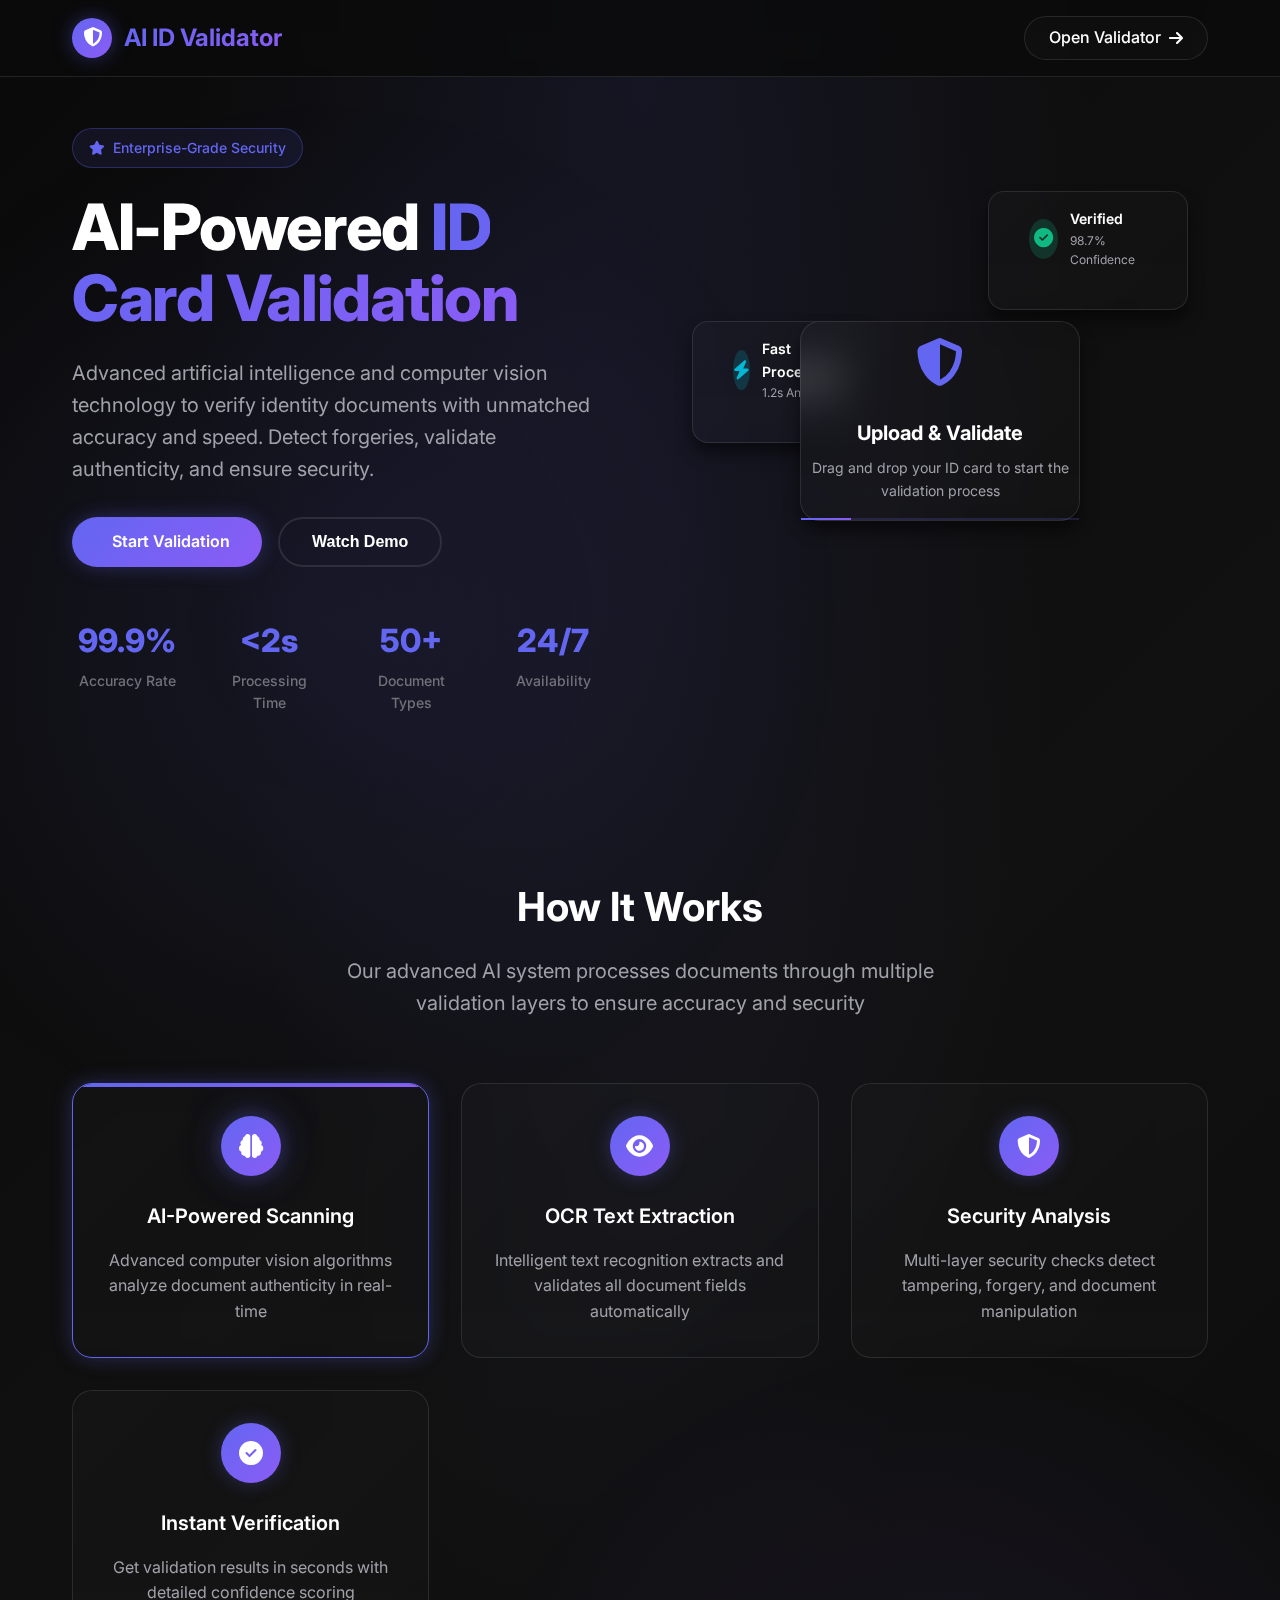
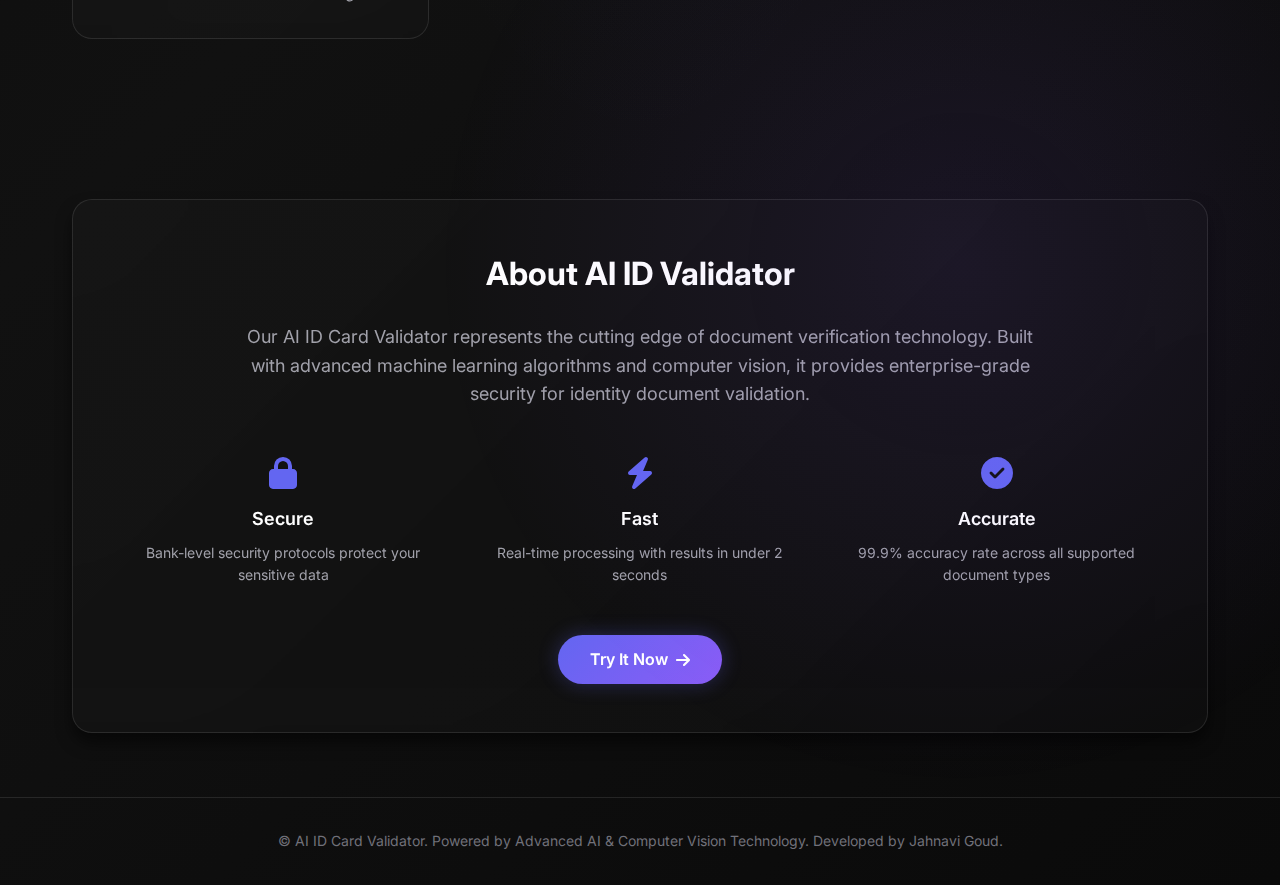
<file: static/index.html>
<!DOCTYPE html>
<html lang="en">
<head>
    <meta charset="UTF-8">
    <meta name="viewport" content="width=device-width, initial-scale=1.0">
    <title>AI ID Card Validator - Advanced Document Verification</title>
    <meta name="description" content="AI-powered identity document verification with advanced computer vision and OCR technology">
    <link rel="stylesheet" href="/static/styles.css">
    <link href="https://cdnjs.cloudflare.com/ajax/libs/font-awesome/6.4.0/css/all.min.css" rel="stylesheet">
    <link href="https://fonts.googleapis.com/css2?family=Inter:wght@300;400;500;600;700&display=swap" rel="stylesheet">
</head>
<body>
    <div class="hero-gradient min-h-screen">
        <!-- Navigation -->
        <nav class="navbar">
            <div class="nav-container">
                <div class="nav-brand">
                    <div class="brand-icon">
                        <i class="fas fa-shield-alt animate-pulse-glow"></i>
                    </div>
                    <h1>AI ID Validator</h1>
                </div>
                <a href="/static/validator.html" class="nav-btn">
                    Open Validator <i class="fas fa-arrow-right"></i>
                </a>
            </div>
        </nav>

        <!-- Hero Section -->
        <section class="hero-section">
            <div class="hero-container">
                <div class="hero-grid">
                    <div class="hero-content animate-slide-in-up">
                        <div class="hero-badge">
                            <i class="fas fa-star"></i>
                            <span>Enterprise-Grade Security</span>
                        </div>
                        
                        <h2 class="hero-title">
                            AI-Powered
                            <span class="text-gradient">ID Card Validation</span>
                        </h2>
                        
                        <p class="hero-description">
                            Advanced artificial intelligence and computer vision technology to verify identity documents with 
                            unmatched accuracy and speed. Detect forgeries, validate authenticity, and ensure security.
                        </p>
                        
                        <div class="hero-buttons">
                            <a href="/static/validator.html" class="btn btn-primary">
                                <i class="fas fa-scan"></i>
                                Start Validation
                            </a>
                            <button class="btn btn-outline">
                                Watch Demo
                            </button>
                        </div>

                        <!-- Stats -->
                        <div class="stats-grid">
                            <div class="stat-item">
                                <div class="stat-value">99.9%</div>
                                <div class="stat-label">Accuracy Rate</div>
                            </div>
                            <div class="stat-item">
                                <div class="stat-value">&lt;2s</div>
                                <div class="stat-label">Processing Time</div>
                            </div>
                            <div class="stat-item">
                                <div class="stat-value">50+</div>
                                <div class="stat-label">Document Types</div>
                            </div>
                            <div class="stat-item">
                                <div class="stat-value">24/7</div>
                                <div class="stat-label">Availability</div>
                            </div>
                        </div>
                    </div>

                    <div class="hero-visual animate-slide-in-right">
                        <div class="floating-cards">
                            <!-- Floating Card 1 -->
                            <div class="floating-card card-1 animate-float">
                                <div class="card-content">
                                    <div class="card-icon success">
                                        <i class="fas fa-check-circle"></i>
                                    </div>
                                    <div class="card-info">
                                        <div class="card-title">Verified</div>
                                        <div class="card-subtitle">98.7% Confidence</div>
                                    </div>
                                </div>
                            </div>

                            <!-- Floating Card 2 -->
                            <div class="floating-card card-2 animate-float-delayed">
                                <div class="card-content">
                                    <div class="card-icon accent">
                                        <i class="fas fa-bolt"></i>
                                    </div>
                                    <div class="card-info">
                                        <div class="card-title">Fast Processing</div>
                                        <div class="card-subtitle">1.2s Analysis</div>
                                    </div>
                                </div>
                            </div>

                            <!-- Main Preview -->
                            <div class="main-preview glass-card">
                                <div class="preview-content">
                                    <div class="preview-icon animate-pulse-glow">
                                        <i class="fas fa-shield-alt"></i>
                                    </div>
                                    <h3>Upload & Validate</h3>
                                    <p>Drag and drop your ID card to start the validation process</p>
                                    <div class="scan-line">
                                        <div class="scan-animation"></div>
                                    </div>
                                </div>
                            </div>
                        </div>
                    </div>
                </div>
            </div>
        </section>

        <!-- Features Section -->
        <section class="features-section">
            <div class="container">
                <div class="section-header">
                    <h3>How It Works</h3>
                    <p>Our advanced AI system processes documents through multiple validation layers to ensure accuracy and security</p>
                </div>

                <div class="features-grid">
                    <div class="feature-card active-feature">
                        <div class="feature-icon">
                            <i class="fas fa-brain"></i>
                        </div>
                        <h4>AI-Powered Scanning</h4>
                        <p>Advanced computer vision algorithms analyze document authenticity in real-time</p>
                    </div>

                    <div class="feature-card">
                        <div class="feature-icon">
                            <i class="fas fa-eye"></i>
                        </div>
                        <h4>OCR Text Extraction</h4>
                        <p>Intelligent text recognition extracts and validates all document fields automatically</p>
                    </div>

                    <div class="feature-card">
                        <div class="feature-icon">
                            <i class="fas fa-shield-alt"></i>
                        </div>
                        <h4>Security Analysis</h4>
                        <p>Multi-layer security checks detect tampering, forgery, and document manipulation</p>
                    </div>

                    <div class="feature-card">
                        <div class="feature-icon">
                            <i class="fas fa-check-circle"></i>
                        </div>
                        <h4>Instant Verification</h4>
                        <p>Get validation results in seconds with detailed confidence scoring</p>
                    </div>
                </div>
            </div>
        </section>

        <!-- About Section -->
        <section class="about-section">
            <div class="container">
                <div class="about-card glass-card">
                    <div class="about-content">
                        <h3>About AI ID Validator</h3>
                        <p class="about-description">
                            Our AI ID Card Validator represents the cutting edge of document verification technology. 
                            Built with advanced machine learning algorithms and computer vision, it provides enterprise-grade 
                            security for identity document validation.
                        </p>
                        
                        <div class="about-grid">
                            <div class="about-item">
                                <i class="fas fa-lock"></i>
                                <h4>Secure</h4>
                                <p>Bank-level security protocols protect your sensitive data</p>
                            </div>
                            <div class="about-item">
                                <i class="fas fa-bolt"></i>
                                <h4>Fast</h4>
                                <p>Real-time processing with results in under 2 seconds</p>
                            </div>
                            <div class="about-item">
                                <i class="fas fa-check-circle"></i>
                                <h4>Accurate</h4>
                                <p>99.9% accuracy rate across all supported document types</p>
                            </div>
                        </div>

                        <div class="about-cta">
                            <a href="/static/validator.html" class="btn btn-primary">
                                Try It Now <i class="fas fa-arrow-right"></i>
                            </a>
                        </div>
                    </div>
                </div>
            </div>
        </section>

        <!-- Footer -->
        <footer class="footer">
            <div class="container">
                <p>&copy; AI ID Card Validator. Powered by Advanced AI & Computer Vision Technology. Developed by Jahnavi Goud.</p>
            </div>
        </footer>
    </div>

    <script src="script.js"></script>
</body>
</html>
</file>
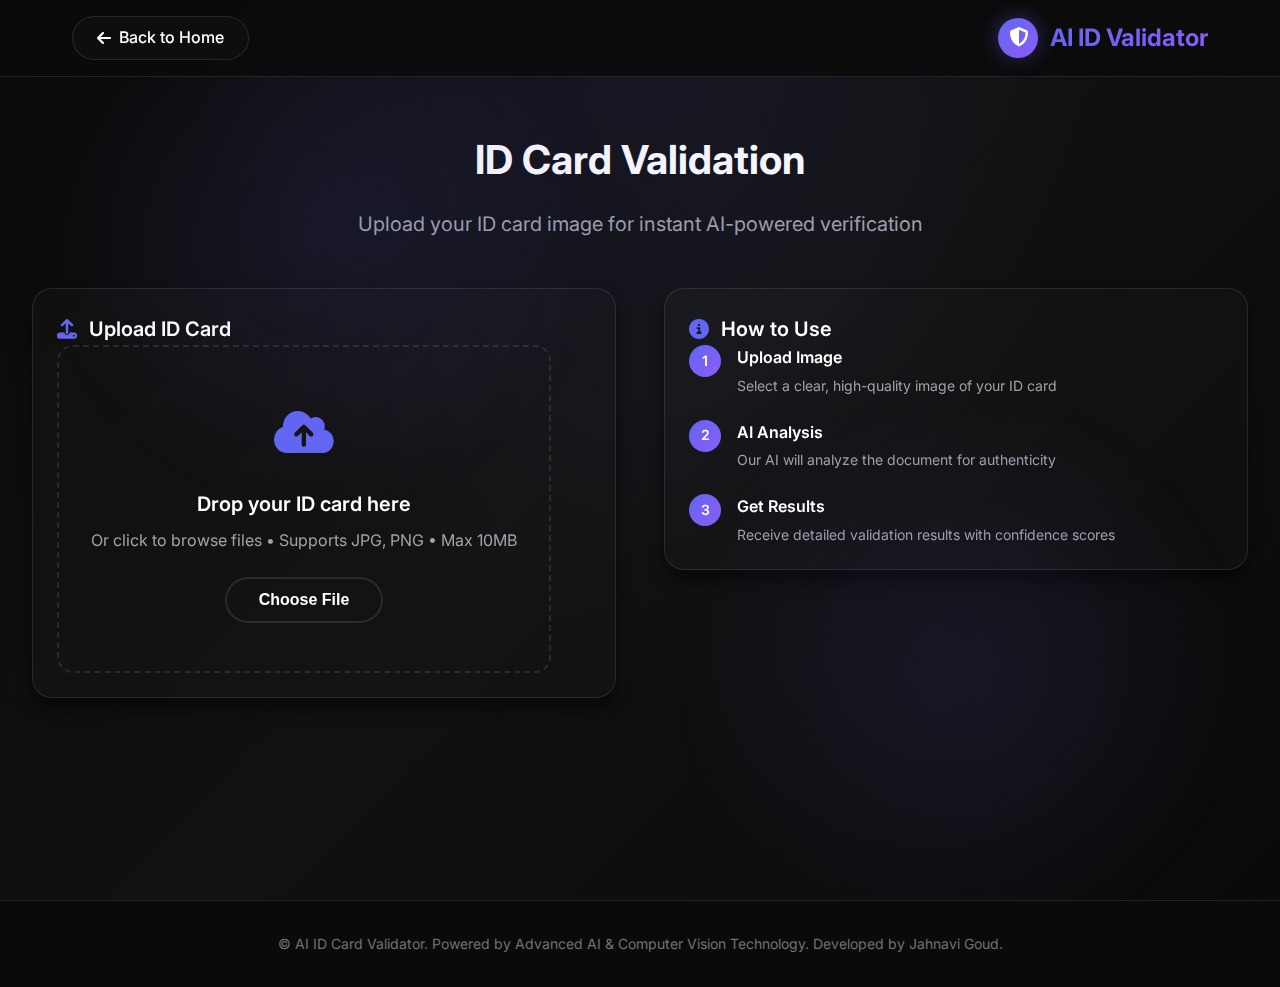
<file: static/validator.html>
<!DOCTYPE html>
<html lang="en">
<head>
    <meta charset="UTF-8">
    <meta name="viewport" content="width=device-width, initial-scale=1.0">
    <title>ID Validator - AI Document Verification</title>
    <meta name="description" content="Upload your ID card for instant AI-powered verification">
    <link rel="stylesheet" href="/static/styles.css">
    <link href="https://cdnjs.cloudflare.com/ajax/libs/font-awesome/6.4.0/css/all.min.css" rel="stylesheet">
    <link href="https://fonts.googleapis.com/css2?family=Inter:wght@300;400;500;600;700&display=swap" rel="stylesheet">
</head>
<body>
    <div class="hero-gradient min-h-screen">
        <!-- Navigation -->
        <nav class="navbar">
            <div class="nav-container">
                <a href="/static/index.html" class="nav-back">
                    <i class="fas fa-arrow-left"></i>
                    <span>Back to Home</span>
                </a>
                <div class="nav-brand">
                    <div class="brand-icon">
                        <i class="fas fa-shield-alt animate-pulse-glow"></i>
                    </div>
                    <h1>AI ID Validator</h1>
                </div>
            </div>
        </nav>

        <div class="validator-container">
            <!-- Header -->
            <div class="validator-header">
                <h2>ID Card Validation</h2>
                <p>Upload your ID card image for instant AI-powered verification</p>
            </div>

            <div class="validator-grid">
                <!-- Upload Section -->
                <div class="upload-section">
                    <!-- Upload Card -->
                    <div class="upload-card glass-card">
                        <div class="card-header">
                            <i class="fas fa-upload"></i>
                            <h3>Upload ID Card</h3>
                        </div>
                        <div class="card-content">
                            <div class="upload-area" id="uploadArea">
                                <div class="upload-content">
                                    <div class="upload-icon">
                                        <i class="fas fa-cloud-upload-alt"></i>
                                    </div>
                                    <h4>Drop your ID card here</h4>
                                    <p>Or click to browse files • Supports JPG, PNG • Max 10MB</p>
                                    <button class="btn btn-outline" onclick="document.getElementById('fileInput').click()">
                                        Choose File
                                    </button>
                                </div>
                            </div>
                            <input type="file" id="fileInput" accept="image/*" hidden>
                        </div>
                    </div>

                    <!-- Preview Card -->
                    <div class="preview-card glass-card" id="previewCard" style="display: none;">
                        <div class="card-header">
                            <h3>Image Preview</h3>
                        </div>
                        <div class="card-content">
                            <div class="image-preview">
                                <img id="previewImage" alt="ID Card Preview">
                            </div>
                            <div class="file-info">
                                <span id="fileName">filename.jpg</span>
                                <span class="file-size" id="fileSize">2.4MB</span>
                            </div>
                            <button class="btn btn-primary btn-validate" id="validateBtn">
                                <i class="fas fa-search"></i>
                                Validate ID Card
                            </button>
                        </div>
                    </div>
                </div>

                <!-- Results Section -->
                <div class="results-section">
                    <!-- Loading Card -->
                    <div class="loading-card glass-card" id="loadingCard" style="display: none;">
                        <div class="card-header">
                            <i class="fas fa-brain animate-pulse-glow"></i>
                            <h3>AI Analysis in Progress</h3>
                        </div>
                        <div class="card-content">
                            <div class="loading-steps">
                                <div class="step-item active" data-step="0">
                                    <div class="step-icon">
                                        <i class="fas fa-camera"></i>
                                    </div>
                                    <div class="step-content">
                                        <div class="step-title">Image Processing</div>
                                        <div class="step-description">Analyzing image quality</div>
                                    </div>
                                    <div class="step-status">
                                        <i class="fas fa-check-circle"></i>
                                    </div>
                                </div>

                                <div class="step-item" data-step="1">
                                    <div class="step-icon">
                                        <i class="fas fa-brain"></i>
                                    </div>
                                    <div class="step-content">
                                        <div class="step-title">AI Analysis</div>
                                        <div class="step-description">Running security checks</div>
                                    </div>
                                    <div class="step-status">
                                        <i class="fas fa-check-circle"></i>
                                    </div>
                                </div>

                                <div class="step-item" data-step="2">
                                    <div class="step-icon">
                                        <i class="fas fa-file-text"></i>
                                    </div>
                                    <div class="step-content">
                                        <div class="step-title">OCR Extraction</div>
                                        <div class="step-description">Extracting text fields</div>
                                    </div>
                                    <div class="step-status">
                                        <i class="fas fa-check-circle"></i>
                                    </div>
                                </div>

                                <div class="step-item" data-step="3">
                                    <div class="step-icon">
                                        <i class="fas fa-shield-alt"></i>
                                    </div>
                                    <div class="step-content">
                                        <div class="step-title">Validation</div>
                                        <div class="step-description">Generating results</div>
                                    </div>
                                    <div class="step-status">
                                        <i class="fas fa-check-circle"></i>
                                    </div>
                                </div>
                            </div>
                            
                            <div class="progress-section">
                                <div class="progress-info">
                                    <span>Processing</span>
                                    <span id="progressPercent">25%</span>
                                </div>
                                <div class="progress-bar">
                                    <div class="progress-fill" id="progressFill"></div>
                                </div>
                            </div>
                        </div>
                    </div>

                    <!-- Results Card -->
                    <div class="results-card glass-card" id="resultsCard" style="display: none;">
                        <div class="card-header">
                            <div class="result-status" id="resultStatus">
                                <i class="fas fa-check-circle"></i>
                            </div>
                            <div class="result-info">
                                <h3>Validation Results</h3>
                                <span class="result-badge" id="resultBadge">Genuine</span>
                            </div>
                        </div>
                        <div class="card-content">
                            <div class="result-message" id="resultMessage">
                                Document appears to be authentic
                            </div>
                            
                            <div class="result-metrics">
                                <div class="metric-item">
                                    <div class="metric-label">Confidence Score</div>
                                    <div class="metric-value" id="confidenceScore">94.0%</div>
                                    <div class="metric-bar">
                                        <div class="metric-fill" id="confidenceFill"></div>
                                    </div>
                                </div>
                                
                                <div class="metric-item">
                                    <div class="metric-label">OCR Fields</div>
                                    <div class="metric-value" id="ocrFields">4/4</div>
                                    <div class="metric-description" id="ocrConfidence">92.0% confidence</div>
                                </div>
                            </div>

                            <div class="result-summary" id="resultSummary">
                                <div class="summary-label">Analysis Summary</div>
                                <div class="summary-text" id="summaryText">
                                    All security features validated successfully
                                </div>
                            </div>

                            <div class="result-actions">
                                <button class="btn btn-outline" onclick="resetValidator()">
                                    Validate Another
                                </button>
                                <button class="btn btn-primary">
                                    <i class="fas fa-download"></i>
                                    Export Report
                                </button>
                            </div>
                        </div>
                    </div>

                    <!-- Instructions Card -->
                    <div class="instructions-card glass-card" id="instructionsCard">
                        <div class="card-header">
                            <i class="fas fa-info-circle"></i>
                            <h3>How to Use</h3>
                        </div>
                        <div class="card-content">
                            <div class="instruction-steps">
                                <div class="instruction-item">
                                    <div class="instruction-number">1</div>
                                    <div class="instruction-content">
                                        <div class="instruction-title">Upload Image</div>
                                        <div class="instruction-description">
                                            Select a clear, high-quality image of your ID card
                                        </div>
                                    </div>
                                </div>
                                
                                <div class="instruction-item">
                                    <div class="instruction-number">2</div>
                                    <div class="instruction-content">
                                        <div class="instruction-title">AI Analysis</div>
                                        <div class="instruction-description">
                                            Our AI will analyze the document for authenticity
                                        </div>
                                    </div>
                                </div>
                                
                                <div class="instruction-item">
                                    <div class="instruction-number">3</div>
                                    <div class="instruction-content">
                                        <div class="instruction-title">Get Results</div>
                                        <div class="instruction-description">
                                            Receive detailed validation results with confidence scores
                                        </div>
                                    </div>
                                </div>
                            </div>
                        </div>
                    </div>
                </div>
            </div>
        </div>
    </div>

    <!-- Toast Notification -->
    <div class="toast" id="toast">
        <div class="toast-content">
            <i class="toast-icon fas fa-check-circle"></i>
            <span class="toast-message">File uploaded successfully!</span>
        </div>
    </div>

    <!-- Footer -->
    <footer class="footer">
        <div class="container">
            <p>&copy; AI ID Card Validator. Powered by Advanced AI & Computer Vision Technology. Developed by Jahnavi Goud.</p>
        </div>
    </footer>
    <script src="script.js"></script>
</body>
</html>
</file>
<file: static/styles.css>
/* Reset and Base Styles */
* {
    margin: 0;
    padding: 0;
    box-sizing: border-box;
}

:root {
    /* Color Palette */
    --primary: #6366f1;
    --primary-dark: #4f46e5;
    --primary-light: #8b5cf6;
    --accent: #06b6d4;
    --accent-light: #0891b2;
    
    --bg-primary: #0a0a0a;
    --bg-secondary: #111111;
    --bg-tertiary: #1a1a1a;
    --bg-card: rgba(255, 255, 255, 0.02);
    --bg-card-hover: rgba(255, 255, 255, 0.04);
    
    --text-primary: #ffffff;
    --text-secondary: #a1a1aa;
    --text-muted: #71717a;
    
    --border: rgba(255, 255, 255, 0.1);
    --border-hover: rgba(255, 255, 255, 0.2);
    
    --success: #10b981;
    --warning: #f59e0b;
    --error: #ef4444;
    
    /* Gradients */
    --gradient-primary: linear-gradient(135deg, #6366f1 0%, #8b5cf6 100%);
    --gradient-accent: linear-gradient(135deg, #06b6d4 0%, #3b82f6 100%);
    --gradient-bg: linear-gradient(135deg, #0a0a0a 0%, #111111 50%, #0a0a0a 100%);
    --gradient-card: linear-gradient(135deg, rgba(255,255,255,0.02) 0%, rgba(255,255,255,0.01) 100%);
    
    /* Shadows */
    --shadow-sm: 0 2px 4px rgba(0, 0, 0, 0.3);
    --shadow-md: 0 4px 6px rgba(0, 0, 0, 0.4);
    --shadow-lg: 0 10px 15px rgba(0, 0, 0, 0.5);
    --shadow-xl: 0 20px 25px rgba(0, 0, 0, 0.6);
    --shadow-glow: 0 0 20px rgba(99, 102, 241, 0.3);
    --shadow-accent-glow: 0 0 20px rgba(6, 182, 212, 0.3);
    
    /* Animations */
    --animation-fast: 0.2s ease;
    --animation-normal: 0.3s ease;
    --animation-slow: 0.5s ease;
}

body {
    font-family: 'Inter', -apple-system, BlinkMacSystemFont, sans-serif;
    background: var(--bg-primary);
    color: var(--text-primary);
    line-height: 1.6;
    overflow-x: hidden;
}

/* Background Gradients */
.hero-gradient {
    background: var(--gradient-bg);
    position: relative;
    overflow: hidden;
}

.hero-gradient::before {
    content: '';
    position: absolute;
    top: 0;
    left: 0;
    right: 0;
    bottom: 0;
    background: radial-gradient(ellipse at top, rgba(99, 102, 241, 0.1) 0%, transparent 50%);
    pointer-events: none;
}

.min-h-screen {
    min-height: 100vh;
}

/* Navigation */
.navbar {
    position: fixed;
    top: 0;
    left: 0;
    right: 0;
    z-index: 100;
    background: rgba(10, 10, 10, 0.8);
    backdrop-filter: blur(20px);
    border-bottom: 1px solid var(--border);
    transition: var(--animation-normal);
}

.nav-container {
    max-width: 1200px;
    margin: 0 auto;
    padding: 1rem 2rem;
    display: flex;
    align-items: center;
    justify-content: space-between;
}

.nav-brand {
    display: flex;
    align-items: center;
    gap: 0.75rem;
}

.brand-icon {
    width: 40px;
    height: 40px;
    background: var(--gradient-primary);
    border-radius: 50%;
    display: flex;
    align-items: center;
    justify-content: center;
    font-size: 1.2rem;
    color: white;
    box-shadow: var(--shadow-glow);
}

.nav-brand h1 {
    font-size: 1.5rem;
    font-weight: 700;
    background: var(--gradient-primary);
    -webkit-background-clip: text;
    -webkit-text-fill-color: transparent;
    background-clip: text;
}

.nav-btn, .nav-back {
    padding: 0.5rem 1.5rem;
    background: var(--bg-card);
    border: 1px solid var(--border);
    border-radius: 50px;
    color: var(--text-primary);
    text-decoration: none;
    font-weight: 500;
    transition: var(--animation-normal);
    display: flex;
    align-items: center;
    gap: 0.5rem;
}

.nav-btn:hover, .nav-back:hover {
    background: var(--bg-card-hover);
    border-color: var(--border-hover);
    transform: translateY(-1px);
}

/* Container */
.container, .hero-container {
    max-width: 1200px;
    margin: 0 auto;
    padding: 0 2rem;
}

/* Hero Section */
.hero-section {
    padding: 8rem 0 4rem;
    position: relative;
    z-index: 2;
}

.hero-grid {
    display: grid;
    grid-template-columns: 1fr 1fr;
    gap: 4rem;
    align-items: center;
    min-height: 60vh;
}

.hero-content {
    max-width: 600px;
}

.hero-badge {
    display: inline-flex;
    align-items: center;
    gap: 0.5rem;
    padding: 0.5rem 1rem;
    background: rgba(99, 102, 241, 0.1);
    border: 1px solid rgba(99, 102, 241, 0.3);
    border-radius: 50px;
    color: var(--primary);
    font-size: 0.875rem;
    font-weight: 500;
    margin-bottom: 1.5rem;
}

.hero-title {
    font-size: clamp(2.5rem, 5vw, 4rem);
    font-weight: 800;
    line-height: 1.1;
    margin-bottom: 1.5rem;
    letter-spacing: -0.02em;
}

.text-gradient {
    background: var(--gradient-primary);
    -webkit-background-clip: text;
    -webkit-text-fill-color: transparent;
    background-clip: text;
}

.hero-description {
    font-size: 1.25rem;
    color: var(--text-secondary);
    margin-bottom: 2rem;
    line-height: 1.6;
}

.hero-buttons {
    display: flex;
    gap: 1rem;
    margin-bottom: 3rem;
}

/* Buttons */
.btn {
    padding: 0.75rem 2rem;
    border-radius: 50px;
    font-weight: 600;
    text-decoration: none;
    display: inline-flex;
    align-items: center;
    gap: 0.5rem;
    transition: var(--animation-normal);
    cursor: pointer;
    border: none;
    font-size: 1rem;
    position: relative;
    overflow: hidden;
}

.btn::before {
    content: '';
    position: absolute;
    top: 0;
    left: -100%;
    width: 100%;
    height: 100%;
    background: linear-gradient(90deg, transparent, rgba(255,255,255,0.1), transparent);
    transition: var(--animation-slow);
}

.btn:hover::before {
    left: 100%;
}

.btn-primary {
    background: var(--gradient-primary);
    color: white;
    box-shadow: var(--shadow-glow);
}

.btn-primary:hover {
    transform: translateY(-2px);
    box-shadow: 0 0 30px rgba(99, 102, 241, 0.4);
}

.btn-outline {
    background: transparent;
    color: var(--text-primary);
    border: 2px solid var(--border);
}

.btn-outline:hover {
    border-color: var(--primary);
    background: rgba(99, 102, 241, 0.1);
    transform: translateY(-1px);
}

.btn-validate {
    width: 100%;
    justify-content: center;
    margin-top: 1rem;
}

/* Stats Grid */
.stats-grid {
    display: grid;
    grid-template-columns: repeat(4, 1fr);
    gap: 2rem;
    margin-top: 2rem;
}

.stat-item {
    text-align: center;
}

.stat-value {
    font-size: 2rem;
    font-weight: 800;
    color: var(--primary);
    margin-bottom: 0.25rem;
}

.stat-label {
    font-size: 0.875rem;
    color: var(--text-muted);
    font-weight: 500;
}

/* Hero Visual */
.hero-visual {
    position: relative;
    height: 500px;
}

.floating-cards {
    position: absolute;
    top: 0;
    left: 0;
    right: 0;
    bottom: 0;
}

.floating-card {
    position: absolute;
    background: var(--gradient-card);
    backdrop-filter: blur(20px);
    border: 1px solid var(--border);
    border-radius: 16px;
    padding: 1rem;
    box-shadow: var(--shadow-lg);
}

.card-1 {
    top: 20px;
    right: 20px;
    width: 200px;
}

.card-2 {
    top: 150px;
    left: 20px;
    width: 180px;
}

.card-content {
    display: flex;
    align-items: center;
    gap: 0.75rem;
}

.card-icon {
    width: 40px;
    height: 40px;
    border-radius: 50%;
    display: flex;
    align-items: center;
    justify-content: center;
    font-size: 1.2rem;
}

.card-icon.success {
    background: rgba(16, 185, 129, 0.2);
    color: var(--success);
}

.card-icon.accent {
    background: rgba(6, 182, 212, 0.2);
    color: var(--accent);
}

.card-title {
    font-weight: 600;
    font-size: 0.875rem;
}

.card-subtitle {
    font-size: 0.75rem;
    color: var(--text-secondary);
}

.main-preview {
    position: absolute;
    top: 50%;
    left: 50%;
    transform: translate(-50%, -50%);
    width: 280px;
    height: 200px;
    display: flex;
    align-items: center;
    justify-content: center;
    text-align: center;
}

.preview-content h3 {
    margin: 1rem 0 0.5rem;
    font-size: 1.25rem;
}

.preview-content p {
    color: var(--text-secondary);
    font-size: 0.875rem;
    margin-bottom: 1rem;
}

.preview-icon {
    font-size: 3rem;
    color: var(--primary);
    margin-bottom: 1rem;
}

.scan-line {
    position: absolute;
    bottom: 0;
    left: 0;
    right: 0;
    height: 2px;
    background: rgba(99, 102, 241, 0.2);
    overflow: hidden;
}

.scan-animation {
    height: 100%;
    width: 50px;
    background: var(--gradient-primary);
    animation: scan 2s ease-in-out infinite;
}

/* Glass Card Effect */
.glass-card {
    background: var(--gradient-card);
    backdrop-filter: blur(20px);
    border: 1px solid var(--border);
    border-radius: 20px;
    box-shadow: var(--shadow-lg);
    transition: var(--animation-normal);
}

.glass-card:hover {
    border-color: var(--border-hover);
    transform: translateY(-2px);
    box-shadow: var(--shadow-xl);
}

/* Features Section */
.features-section {
    padding: 6rem 0;
    position: relative;
    z-index: 2;
}

.section-header {
    text-align: center;
    margin-bottom: 4rem;
}

.section-header h3 {
    font-size: 2.5rem;
    font-weight: 700;
    margin-bottom: 1rem;
}

.section-header p {
    font-size: 1.25rem;
    color: var(--text-secondary);
    max-width: 600px;
    margin: 0 auto;
}

.features-grid {
    display: grid;
    grid-template-columns: repeat(auto-fit, minmax(280px, 1fr));
    gap: 2rem;
}

.feature-card {
    background: var(--gradient-card);
    backdrop-filter: blur(20px);
    border: 1px solid var(--border);
    border-radius: 20px;
    padding: 2rem;
    text-align: center;
    transition: var(--animation-normal);
    position: relative;
    overflow: hidden;
}

.feature-card::before {
    content: '';
    position: absolute;
    top: 0;
    left: 0;
    right: 0;
    height: 3px;
    background: var(--gradient-primary);
    transform: scaleX(0);
    transition: var(--animation-normal);
}

.feature-card:hover::before {
    transform: scaleX(1);
}

.feature-card:hover {
    transform: translateY(-5px);
    border-color: var(--border-hover);
    box-shadow: var(--shadow-xl);
}

.active-feature {
    border-color: var(--primary);
    box-shadow: var(--shadow-glow);
}

.active-feature::before {
    transform: scaleX(1);
}

.feature-icon {
    width: 60px;
    height: 60px;
    background: var(--gradient-primary);
    border-radius: 50%;
    display: flex;
    align-items: center;
    justify-content: center;
    font-size: 1.5rem;
    color: white;
    margin: 0 auto 1.5rem;
    box-shadow: var(--shadow-glow);
}

.feature-card h4 {
    font-size: 1.25rem;
    font-weight: 600;
    margin-bottom: 1rem;
}

.feature-card p {
    color: var(--text-secondary);
    line-height: 1.6;
}

/* About Section */
.about-section {
    padding: 4rem 0;
}

.about-card {
    padding: 3rem;
    text-align: center;
}

.about-card h3 {
    font-size: 2rem;
    font-weight: 700;
    margin-bottom: 1.5rem;
}

.about-description {
    font-size: 1.125rem;
    color: var(--text-secondary);
    margin-bottom: 3rem;
    max-width: 800px;
    margin-left: auto;
    margin-right: auto;
}

.about-grid {
    display: grid;
    grid-template-columns: repeat(3, 1fr);
    gap: 2rem;
    margin-bottom: 3rem;
}

.about-item {
    text-align: center;
}

.about-item i {
    font-size: 2rem;
    color: var(--primary);
    margin-bottom: 1rem;
}

.about-item h4 {
    font-size: 1.125rem;
    font-weight: 600;
    margin-bottom: 0.5rem;
}

.about-item p {
    color: var(--text-secondary);
    font-size: 0.875rem;
}

/* Validator Container */
.validator-container {
    padding: 8rem 2rem 4rem;
    max-width: 1400px;
    margin: 0 auto;
}

.validator-header {
    text-align: center;
    margin-bottom: 3rem;
}

.validator-header h2 {
    font-size: 2.5rem;
    font-weight: 700;
    margin-bottom: 1rem;
}

.validator-header p {
    font-size: 1.25rem;
    color: var(--text-secondary);
}

.validator-grid {
    display: grid;
    grid-template-columns: 1fr 1fr;
    gap: 3rem;
    align-items: start;
}

/* Upload Section */
.upload-section {
    display: flex;
    flex-direction: column;
    gap: 2rem;
}

.card-header {
    display: flex;
    align-items: center;
    gap: 0.75rem;
    padding: 1.5rem 1.5rem 0;
}

.card-header i {
    color: var(--primary);
    font-size: 1.25rem;
}

.card-header h3 {
    font-size: 1.25rem;
    font-weight: 600;
}

.card-content {
    padding: 0 1.5rem 1.5rem;
}

.upload-area {
    border: 2px dashed var(--border);
    border-radius: 16px;
    padding: 3rem 2rem;
    text-align: center;
    transition: var(--animation-normal);
    cursor: pointer;
}

.upload-area:hover {
    border-color: var(--primary);
    background: rgba(99, 102, 241, 0.02);
}

.upload-area.dragover {
    border-color: var(--primary);
    background: rgba(99, 102, 241, 0.05);
    transform: scale(1.02);
}

.upload-icon {
    font-size: 3rem;
    color: var(--primary);
    margin-bottom: 1rem;
}

.upload-content h4 {
    font-size: 1.25rem;
    font-weight: 600;
    margin-bottom: 0.5rem;
}

.upload-content p {
    color: var(--text-secondary);
    margin-bottom: 1.5rem;
}

/* Preview Card */
.image-preview {
    border-radius: 12px;
    overflow: hidden;
    margin-bottom: 1rem;
    background: var(--bg-secondary);
    display: flex;
    align-items: center;
    justify-content: center;
    min-height: 200px;
}

.image-preview img {
    max-width: 100%;
    max-height: 300px;
    object-fit: contain;
}

.file-info {
    display: flex;
    justify-content: space-between;
    align-items: center;
    font-size: 0.875rem;
    color: var(--text-secondary);
    margin-bottom: 1rem;
}

.file-size {
    background: var(--bg-secondary);
    padding: 0.25rem 0.5rem;
    border-radius: 6px;
}

/* Loading Card */
.loading-steps {
    margin-bottom: 2rem;
}

.step-item {
    display: flex;
    align-items: center;
    gap: 1rem;
    padding: 1rem;
    border-radius: 12px;
    margin-bottom: 0.5rem;
    transition: var(--animation-normal);
}

.step-item.active {
    background: rgba(99, 102, 241, 0.1);
    border: 1px solid rgba(99, 102, 241, 0.3);
}

.step-icon {
    width: 40px;
    height: 40px;
    background: var(--bg-secondary);
    border-radius: 50%;
    display: flex;
    align-items: center;
    justify-content: center;
    color: var(--text-secondary);
    transition: var(--animation-normal);
}

.step-item.active .step-icon {
    background: var(--gradient-primary);
    color: white;
}

.step-content {
    flex: 1;
}

.step-title {
    font-weight: 600;
    margin-bottom: 0.25rem;
}

.step-description {
    font-size: 0.875rem;
    color: var(--text-secondary);
}

.step-status {
    color: var(--success);
    opacity: 0;
    transition: var(--animation-normal);
}

.step-item.completed .step-status {
    opacity: 1;
}

.progress-section {
    background: var(--bg-secondary);
    border-radius: 12px;
    padding: 1.5rem;
}

.progress-info {
    display: flex;
    justify-content: space-between;
    align-items: center;
    margin-bottom: 1rem;
    font-size: 0.875rem;
}

.progress-bar {
    height: 8px;
    background: var(--bg-tertiary);
    border-radius: 50px;
    overflow: hidden;
}

.progress-fill {
    height: 100%;
    background: var(--gradient-primary);
    border-radius: 50px;
    transition: width var(--animation-slow);
    position: relative;
}

.progress-fill::after {
    content: '';
    position: absolute;
    top: 0;
    left: 0;
    right: 0;
    bottom: 0;
    background: linear-gradient(90deg, transparent, rgba(255,255,255,0.3), transparent);
    animation: shimmer 2s infinite;
}

/* Results Card */
.result-status {
    width: 60px;
    height: 60px;
    border-radius: 50%;
    display: flex;
    align-items: center;
    justify-content: center;
    font-size: 1.5rem;
    margin-right: 1rem;
}

.result-status.success {
    background: rgba(16, 185, 129, 0.2);
    color: var(--success);
}

.result-status.warning {
    background: rgba(245, 158, 11, 0.2);
    color: var(--warning);
}

.result-status.error {
    background: rgba(239, 68, 68, 0.2);
    color: var(--error);
}

.result-info h3 {
    margin-bottom: 0.25rem;
}

.result-badge {
    font-size: 0.75rem;
    font-weight: 600;
    padding: 0.25rem 0.75rem;
    border-radius: 50px;
    text-transform: uppercase;
    letter-spacing: 0.05em;
}

.result-badge.genuine {
    background: rgba(16, 185, 129, 0.2);
    color: var(--success);
}

.result-badge.suspicious {
    background: rgba(245, 158, 11, 0.2);
    color: var(--warning);
}

.result-badge.fake {
    background: rgba(239, 68, 68, 0.2);
    color: var(--error);
}

.result-message {
    font-size: 1.125rem;
    margin-bottom: 2rem;
    padding: 1rem;
    background: var(--bg-secondary);
    border-radius: 12px;
    border-left: 4px solid var(--success);
}

.result-metrics {
    display: grid;
    gap: 1.5rem;
    margin-bottom: 2rem;
}

.metric-item {
    background: var(--bg-secondary);
    padding: 1.5rem;
    border-radius: 12px;
}

.metric-label {
    font-size: 0.875rem;
    color: var(--text-secondary);
    margin-bottom: 0.5rem;
}

.metric-value {
    font-size: 1.5rem;
    font-weight: 700;
    color: var(--success);
    margin-bottom: 0.5rem;
}

.metric-bar {
    height: 6px;
    background: var(--bg-tertiary);
    border-radius: 50px;
    overflow: hidden;
}

.metric-fill {
    height: 100%;
    background: var(--gradient-primary);
    border-radius: 50px;
    transition: width var(--animation-slow);
}

.metric-description {
    font-size: 0.875rem;
    color: var(--text-secondary);
    margin-top: 0.5rem;
}

.result-summary {
    background: var(--bg-secondary);
    padding: 1.5rem;
    border-radius: 12px;
    margin-bottom: 2rem;
}

.summary-label {
    font-size: 0.875rem;
    color: var(--text-secondary);
    margin-bottom: 0.5rem;
}

.summary-text {
    font-weight: 500;
}

.result-actions {
    display: flex;
    gap: 1rem;
}

/* Instructions Card */
.instruction-steps {
    display: flex;
    flex-direction: column;
    gap: 1.5rem;
}

.instruction-item {
    display: flex;
    align-items: flex-start;
    gap: 1rem;
}

.instruction-number {
    width: 32px;
    height: 32px;
    background: var(--gradient-primary);
    border-radius: 50%;
    display: flex;
    align-items: center;
    justify-content: center;
    font-weight: 600;
    font-size: 0.875rem;
    color: white;
    flex-shrink: 0;
}

.instruction-title {
    font-weight: 600;
    margin-bottom: 0.25rem;
}

.instruction-description {
    font-size: 0.875rem;
    color: var(--text-secondary);
    line-height: 1.5;
}

/* Toast Notification */
.toast {
    position: fixed;
    bottom: 2rem;
    right: 2rem;
    background: var(--gradient-card);
    backdrop-filter: blur(20px);
    border: 1px solid var(--border);
    border-radius: 12px;
    padding: 1rem 1.5rem;
    box-shadow: var(--shadow-lg);
    transform: translateY(100px);
    opacity: 0;
    transition: var(--animation-normal);
    z-index: 1000;
}

.toast.show {
    transform: translateY(0);
    opacity: 1;
}

.toast-content {
    display: flex;
    align-items: center;
    gap: 0.75rem;
}

.toast-icon {
    color: var(--success);
}

.toast-message {
    font-weight: 500;
}

/* Footer */
.footer {
    text-align: center;
    padding: 2rem 0;
    border-top: 1px solid var(--border);
    color: var(--text-muted);
    font-size: 0.875rem;
}

/* Animations */
@keyframes float {
    0%, 100% { transform: translateY(0px); }
    50% { transform: translateY(-10px); }
}

@keyframes floatDelayed {
    0%, 100% { transform: translateY(0px); }
    50% { transform: translateY(-15px); }
}

@keyframes pulse {
    0%, 100% { opacity: 1; }
    50% { opacity: 0.7; }
}

@keyframes scan {
    0% { transform: translateX(-50px); }
    100% { transform: translateX(300px); }
}

@keyframes shimmer {
    0% { transform: translateX(-100%); }
    100% { transform: translateX(100%); }
}

@keyframes slideInUp {
    from {
        opacity: 0;
        transform: translateY(30px);
    }
    to {
        opacity: 1;
        transform: translateY(0);
    }
}

@keyframes slideInRight {
    from {
        opacity: 0;
        transform: translateX(30px);
    }
    to {
        opacity: 1;
        transform: translateX(0);
    }
}

/* Animation Classes */
.animate-float {
    animation: float 3s ease-in-out infinite;
}

.animate-float-delayed {
    animation: floatDelayed 3s ease-in-out infinite;
    animation-delay: 1s;
}

.animate-pulse-glow {
    animation: pulse 2s ease-in-out infinite;
}

.animate-slide-in-up {
    animation: slideInUp 0.8s ease-out;
}

.animate-slide-in-right {
    animation: slideInRight 0.8s ease-out;
    animation-delay: 0.2s;
    animation-fill-mode: backwards;
}

/* Responsive Design */
@media (max-width: 1024px) {
    .hero-grid {
        grid-template-columns: 1fr;
        gap: 3rem;
        text-align: center;
    }
    
    .validator-grid {
        grid-template-columns: 1fr;
        gap: 2rem;
    }
    
    .stats-grid {
        grid-template-columns: repeat(2, 1fr);
        gap: 1.5rem;
    }
    
    .about-grid {
        grid-template-columns: 1fr;
        gap: 2rem;
    }
    
    .hero-visual {
        height: 400px;
    }
    
    .floating-card {
        position: relative !important;
        width: 100% !important;
        top: auto !important;
        left: auto !important;
        right: auto !important;
        margin-bottom: 1rem;
    }
    
    .main-preview {
        position: relative !important;
        transform: none !important;
        width: 100% !important;
        margin-top: 1rem;
    }
}

@media (max-width: 768px) {
    .container, .hero-container, .validator-container {
        padding-left: 1rem;
        padding-right: 1rem;
    }
    
    .nav-container {
        padding: 1rem;
    }
    
    .nav-brand h1 {
        font-size: 1.25rem;
    }
    
    .hero-section {
        padding: 6rem 0 3rem;
    }
    
    .hero-title {
        font-size: 2.5rem;
    }
    
    .hero-description {
        font-size: 1.125rem;
    }
    
    .hero-buttons {
        flex-direction: column;
        align-items: center;
    }
    
    .btn {
        width: 100%;
        max-width: 280px;
        justify-content: center;
    }
    
    .stats-grid {
        grid-template-columns: repeat(2, 1fr);
        gap: 1rem;
    }
    
    .stat-value {
        font-size: 1.5rem;
    }
    
    .features-grid {
        grid-template-columns: 1fr;
        gap: 1.5rem;
    }
    
    .feature-card {
        padding: 1.5rem;
    }
    
    .about-card {
        padding: 2rem 1rem;
    }
    
    .section-header h3 {
        font-size: 2rem;
    }
    
    .section-header p {
        font-size: 1.125rem;
    }
    
    .validator-header h2 {
        font-size: 2rem;
    }
    
    .upload-area {
        padding: 2rem 1rem;
    }
    
    .upload-icon {
        font-size: 2.5rem;
    }
    
    .result-actions {
        flex-direction: column;
    }
    
    .toast {
        bottom: 1rem;
        right: 1rem;
        left: 1rem;
    }
}

@media (max-width: 480px) {
    .hero-title {
        font-size: 2rem;
    }
    
    .stats-grid {
        grid-template-columns: 1fr;
        gap: 1rem;
    }
    
    .card-header {
        padding: 1rem 1rem 0;
    }
    
    .card-content {
        padding: 0 1rem 1rem;
    }
    
    .upload-area {
        padding: 1.5rem 1rem;
    }
    
    .metric-item {
        padding: 1rem;
    }
    
    .instruction-item {
        flex-direction: column;
        text-align: center;
        align-items: center;
    }
    
    .instruction-number {
        margin-bottom: 0.5rem;
    }
}

/* Custom Scrollbar */
::-webkit-scrollbar {
    width: 8px;
}

::-webkit-scrollbar-track {
    background: var(--bg-secondary);
}

::-webkit-scrollbar-thumb {
    background: var(--border);
    border-radius: 4px;
}

::-webkit-scrollbar-thumb:hover {
    background: var(--border-hover);
}

/* Selection Styles */
::selection {
    background: rgba(99, 102, 241, 0.3);
    color: var(--text-primary);
}

::-moz-selection {
    background: rgba(99, 102, 241, 0.3);
    color: var(--text-primary);
}

/* Focus Styles */
.btn:focus,
input:focus,
.upload-area:focus {
    outline: 2px solid var(--primary);
    outline-offset: 2px;
}

/* Loading Animation */
.loading-dots::after {
    content: '';
    display: inline-block;
    animation: dots 1.5s steps(4, end) infinite;
}

@keyframes dots {
    0%, 20% { content: ''; }
    40% { content: '.'; }
    60% { content: '..'; }
    80%, 100% { content: '...'; }
}

/* Hover Effects for Interactive Elements */
.glass-card:hover {
    background: var(--bg-card-hover);
}

.feature-card:hover .feature-icon {
    transform: scale(1.1);
    box-shadow: 0 0 25px rgba(99, 102, 241, 0.4);
}

.step-item:hover {
    background: rgba(255, 255, 255, 0.02);
}

/* Background Patterns */
.hero-gradient::after {
    content: '';
    position: absolute;
    top: 0;
    left: 0;
    right: 0;
    bottom: 0;
    background-image: 
        radial-gradient(circle at 25% 25%, rgba(99, 102, 241, 0.1) 0%, transparent 25%),
        radial-gradient(circle at 75% 75%, rgba(139, 92, 246, 0.1) 0%, transparent 25%);
    pointer-events: none;
    z-index: 1;
}

/* Utility Classes */
.text-center { text-align: center; }
.text-left { text-align: left; }
.text-right { text-align: right; }

.mb-0 { margin-bottom: 0 !important; }
.mb-1 { margin-bottom: 0.5rem !important; }
.mb-2 { margin-bottom: 1rem !important; }
.mb-3 { margin-bottom: 1.5rem !important; }
.mb-4 { margin-bottom: 2rem !important; }

.mt-0 { margin-top: 0 !important; }
.mt-1 { margin-top: 0.5rem !important; }
.mt-2 { margin-top: 1rem !important; }
.mt-3 { margin-top: 1.5rem !important; }
.mt-4 { margin-top: 2rem !important; }

.hidden { display: none !important; }
.visible { display: block !important; }

.opacity-0 { opacity: 0; }
.opacity-50 { opacity: 0.5; }
.opacity-100 { opacity: 1; }

/* Print Styles */
@media print {
    .navbar,
    .hero-buttons,
    .result-actions,
    .toast {
        display: none !important;
    }
    
    .glass-card {
        background: white !important;
        color: black !important;
        border: 1px solid #ccc !important;
    }
    
    body {
        background: white !important;
        color: black !important;
    }
}

/* High Contrast Mode Support */
@media (prefers-contrast: high) {
    :root {
        --border: rgba(255, 255, 255, 0.3);
        --border-hover: rgba(255, 255, 255, 0.5);
        --bg-card: rgba(255, 255, 255, 0.05);
        --bg-card-hover: rgba(255, 255, 255, 0.1);
    }
}

/* Reduced Motion Support */
@media (prefers-reduced-motion: reduce) {
    *,
    *::before,
    *::after {
        animation-duration: 0.01ms !important;
        animation-iteration-count: 1 !important;
        transition-duration: 0.01ms !important;
    }
    
    .animate-float,
    .animate-float-delayed,
    .animate-pulse-glow {
        animation: none !important;
    }
}

/* Dark Mode Adjustments */
@media (prefers-color-scheme: dark) {
    /* Already optimized for dark mode */
}

/* Additional Interactive States */
.upload-area:active {
    transform: scale(0.98);
}

.btn:active {
    transform: translateY(1px) scale(0.98);
}

.glass-card:active {
    transform: translateY(1px);
}

/* Enhanced Glow Effects */
.feature-card.active-feature .feature-icon {
    box-shadow: 
        0 0 20px rgba(99, 102, 241, 0.3),
        0 0 40px rgba(99, 102, 241, 0.2),
        0 0 60px rgba(99, 102, 241, 0.1);
}

.brand-icon {
    box-shadow: 
        0 0 20px rgba(99, 102, 241, 0.4),
        0 4px 8px rgba(0, 0, 0, 0.3);
}

/* Improved Loading States */
.loading-shimmer {
    background: linear-gradient(
        90deg,
        transparent 0%,
        rgba(255, 255, 255, 0.1) 50%,
        transparent 100%
    );
    background-size: 200% 100%;
    animation: shimmer 2s infinite;
}

/* Enhanced Button Styles */
.btn-primary:hover {
    box-shadow: 
        0 0 30px rgba(99, 102, 241, 0.4),
        0 8px 16px rgba(0, 0, 0, 0.3);
    transform: translateY(-3px);
}

.btn-outline:hover {
    box-shadow: 
        0 0 20px rgba(99, 102, 241, 0.2),
        0 4px 8px rgba(0, 0, 0, 0.2);
}
</file>
